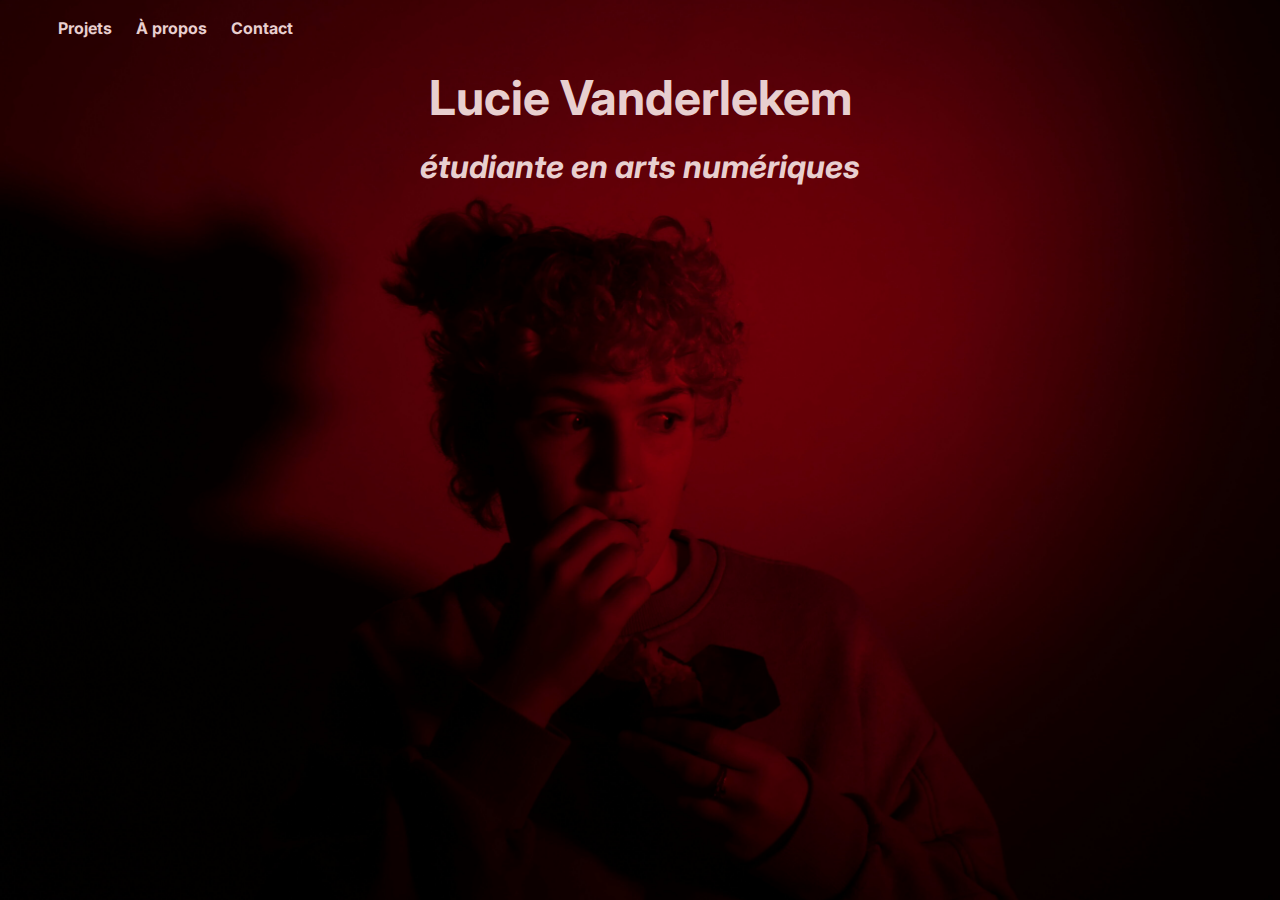
<file: index.html>
<!DOCTYPE html>
<html lang="en">
  <head>
    <meta charset="utf-8" />
    <title>LePortfolioDeLucie</title>
    <link rel="stylesheet" type="text/css" href="css/main.css" />
  </head>
  <body class="bodyaccueil">
    <div class="menu"> 
      <a class="bouton_menu" href="menu_projets.html">Projets</a>
      <a class="bouton_menu" href="menu_apropos.html">À propos</a>
      <a class="bouton_menu" href="menu_contact.html">Contact</a> 
    </div>
    <h1>Lucie Vanderlekem</h1>
    <h2>étudiante en arts numériques</h2>
  </body>
  
</html>
</file>
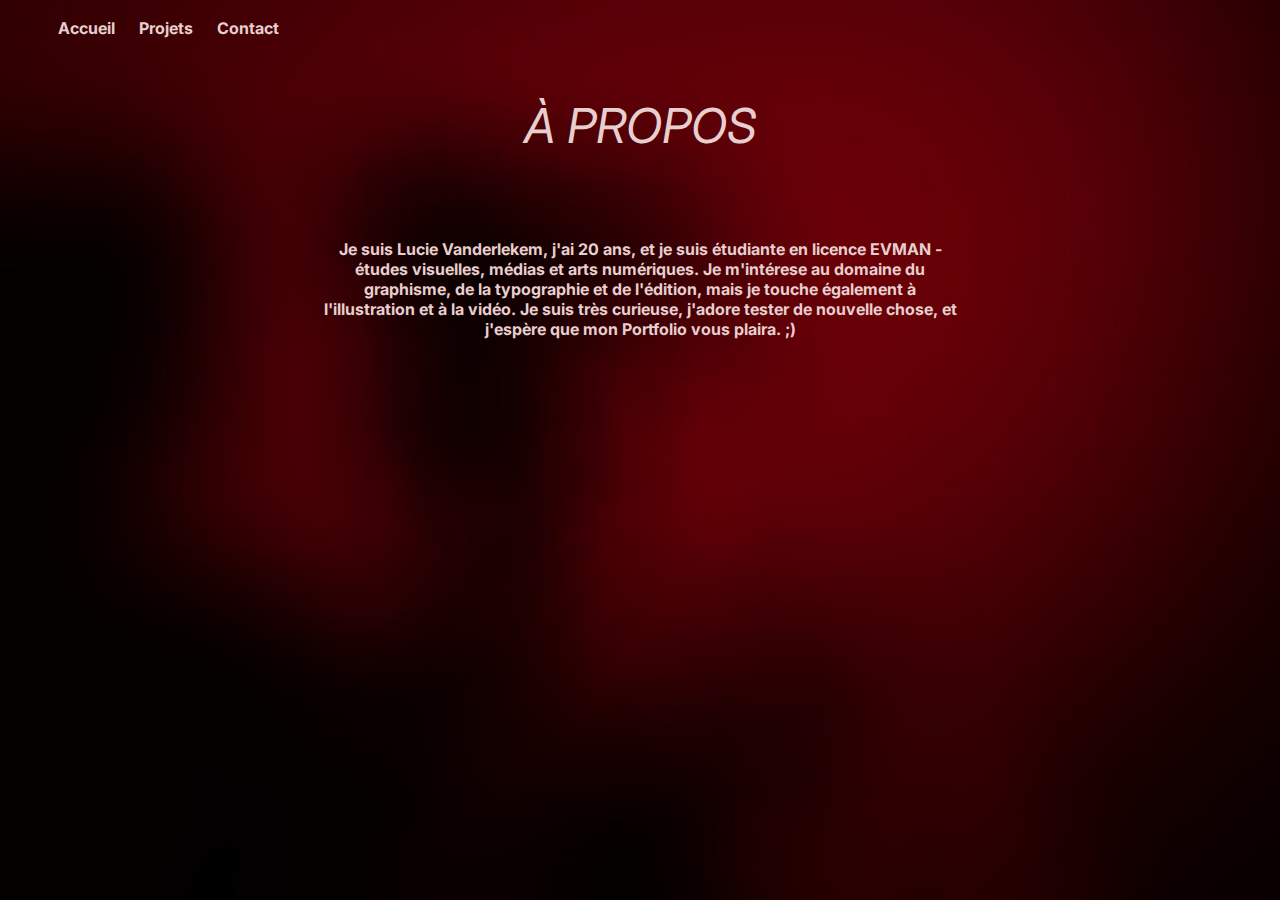
<file: menu_apropos.html>
<!DOCTYPE html>
<html lang="en">
  <head>
    <meta charset="utf-8" />
    <title>À propos-LePortfolioDeLucie</title>
    <link rel="stylesheet" type="text/css" href="css/main.css" />
  </head>
  <body class="bodymenu">
    <div class="menu"> 
      <a class="bouton_menu" href="index.html">Accueil</a>
      <a class="bouton_menu" href="menu_projets.html">Projets</a>
      <a class="bouton_menu" href="menu_contact.html">Contact</a> 
    </div>
    <p class="titrepages"> À PROPOS </p>

    <div class="descriptionprojet"> 
      <p>Je suis Lucie Vanderlekem, j'ai 20 ans, et je suis étudiante en licence EVMAN - études visuelles, médias et arts numériques. Je m'intérese au domaine du graphisme, de la typographie et de l'édition, mais je touche également à l'illustration et à la vidéo. Je suis très curieuse, j'adore tester de nouvelle chose, et j'espère que mon Portfolio vous plaira. ;)</p>
    </div>

  </body>
  
</html>
</file>
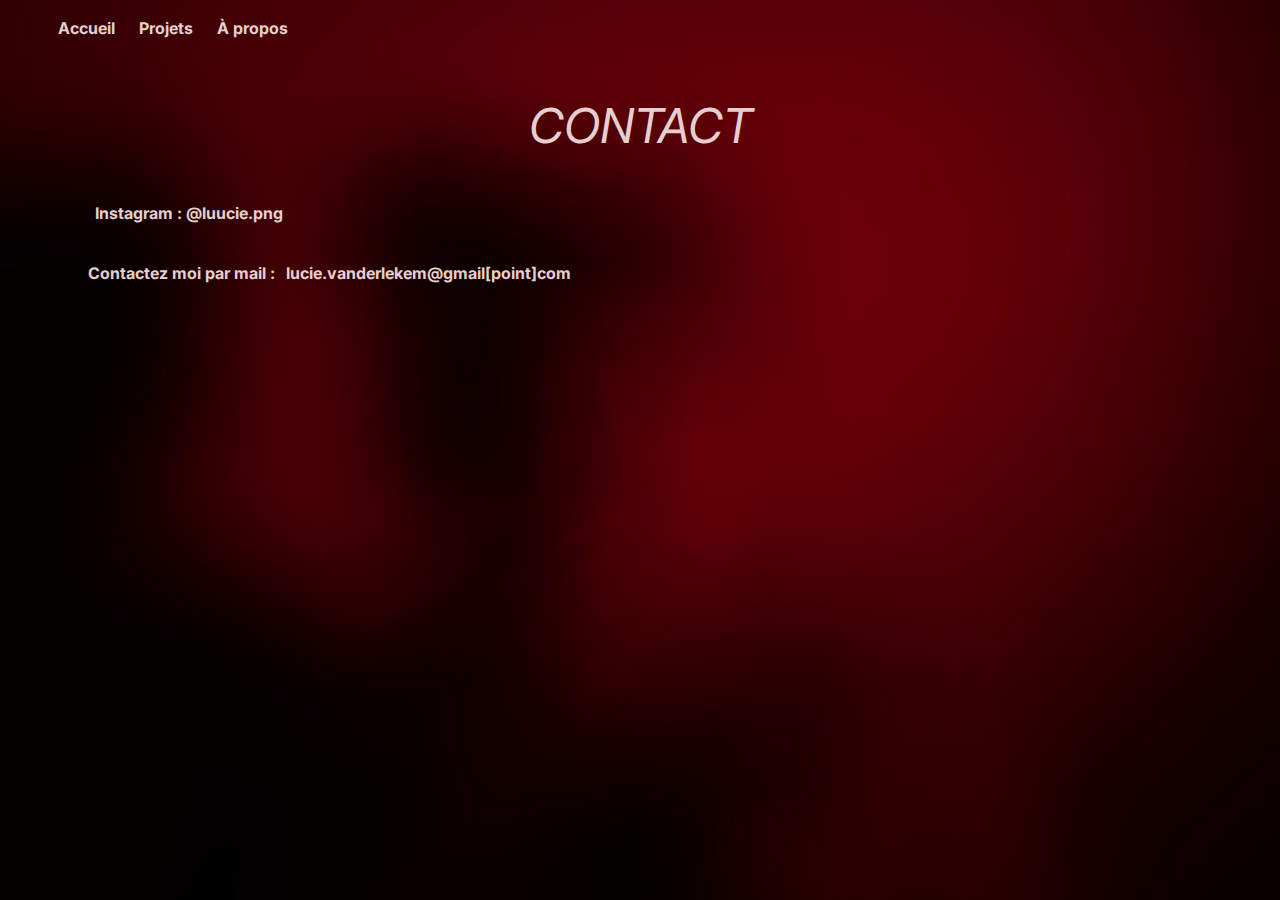
<file: menu_contact.html>
<!DOCTYPE html>
<html lang="en">
  <head>
    <meta charset="utf-8" />
    <title>Contact-LePortfolioDeLucie</title>
    <link rel="stylesheet" type="text/css" href="css/main.css" />
  </head>
  <body class="bodymenu">
    <div class="menu"> 
      <a class="bouton_menu" href="index.html">Accueil</a>
      <a class="bouton_menu" href="menu_projets.html">Projets</a>
      <a class="bouton_menu" href="menu_apropos.html">À propos</a>
    </div>
    <p class="titrepages"> CONTACT </p>
    <p class="divlien"> <a class="lien" TARGET="_blank" href="https://www.instagram.com/luucie.png/?hl=fr">Instagram : @luucie.png </a> </p>
    <p class="divlien">Contactez moi par mail : <a class="lien" href="mailto:lucie.vanderlekem@gmail.com">lucie.vanderlekem@gmail[point]com</a> </p>


  </body>
  
</html>
</file>
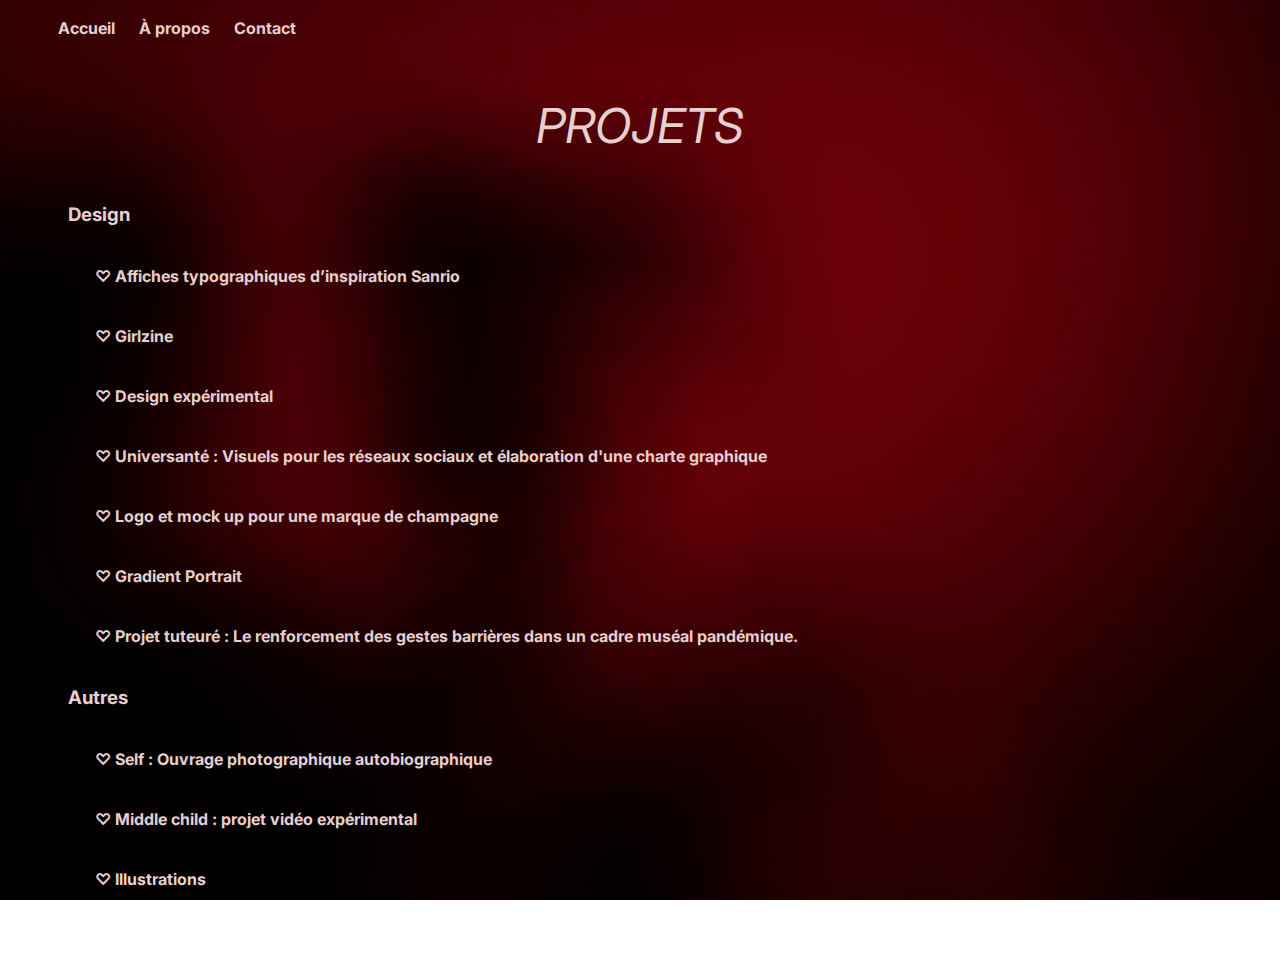
<file: menu_projets.html>
<!DOCTYPE html>
<html lang="en">
  <head>
    <meta charset="utf-8" />
    <title>Projets-LePortfolioDeLucie</title>
    <link rel="stylesheet" type="text/css" href="css/main.css" />
  </head>
  <body class="bodymenu">

    <div class="menu"> 
      <a class="bouton_menu" href="index.html">Accueil</a>
      <a class="bouton_menu" href="menu_apropos.html">À propos</a>
      <a class="bouton_menu" href="menu_contact.html">Contact</a> 
    </div>

    <p class="titrepages"> PROJETS </p>

    <div>

      <h3>Design</h3>

        <div class="divlien"><a class="lien" href="pagesprojets/typo_sanrio.html">♡ Affiches typographiques d’inspiration Sanrio</a></div>
        <div class="divlien"><a class="lien" href="pagesprojets/girlzine.html">♡ Girlzine</a></div>
        <div class="divlien"><a class="lien" href="pagesprojets/design_exp.html">♡ Design expérimental</a></div>
        <div class="divlien"><a class="lien" href="pagesprojets/universante.html">♡ Universanté : Visuels pour les réseaux sociaux et élaboration d'une charte graphique </a></div>
        <div class="divlien"><a class="lien" href="pagesprojets/champagne.html">♡ Logo et mock up pour une marque de champagne</a></div>
        <div class="divlien"><a class="lien" href="pagesprojets/portrait_gradient.html">♡ Gradient Portrait</a></div>        
        <div class="divlien"><a class="lien" href="pagesprojets/projet_tuteuré.html">♡ Projet tuteuré : Le renforcement des gestes barrières dans un cadre muséal pandémique.</a></div>

      <h3>Autres</h3>
        
        <div class="divlien"><a class="lien" href="pagesprojets/self.html">♡ Self : Ouvrage photographique autobiographique</a></div>
        
        <div class="divlien"><a class="lien" href="pagesprojets/middle_child.html">♡ Middle child : projet vidéo expérimental</a></div>

        <div class="divlien"><a class="lien" href="pagesprojets/illu.html">♡ Illustrations</a></div>

    </div>

  </body>
  
</html>
</file>
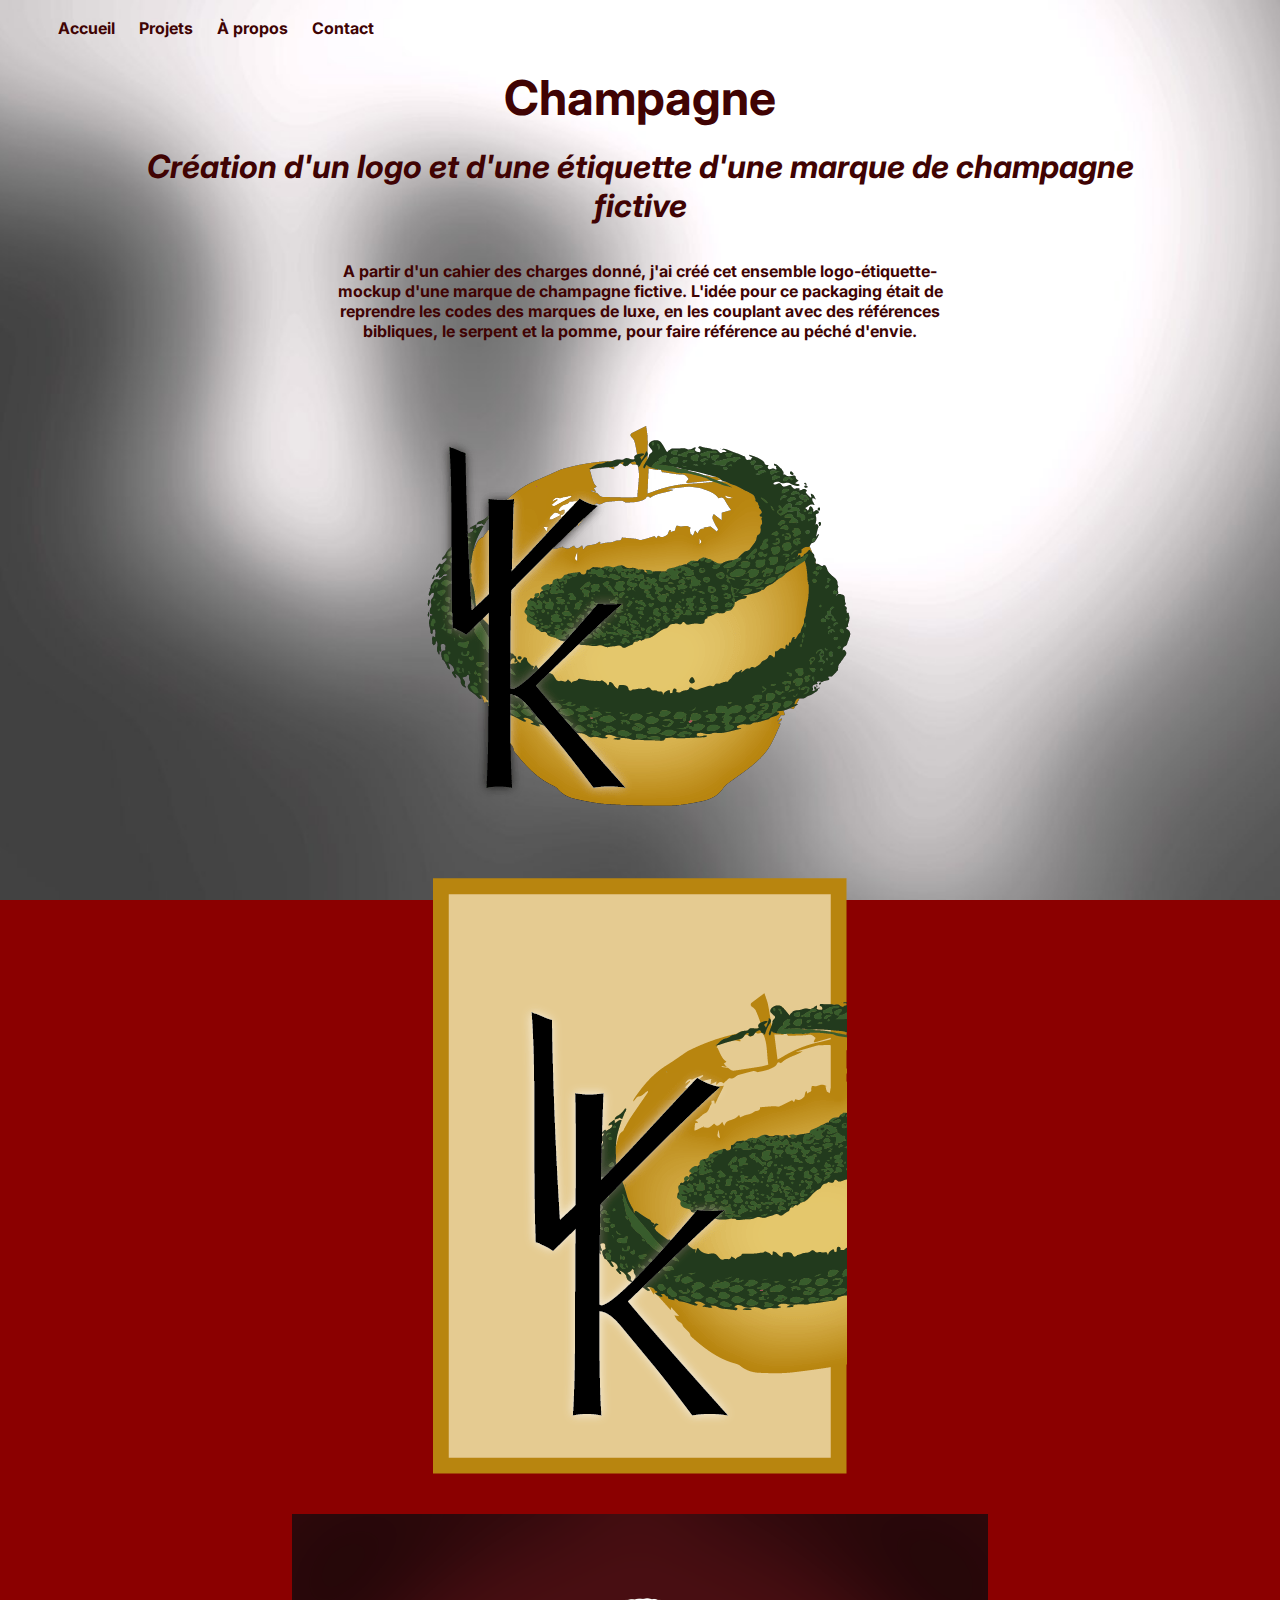
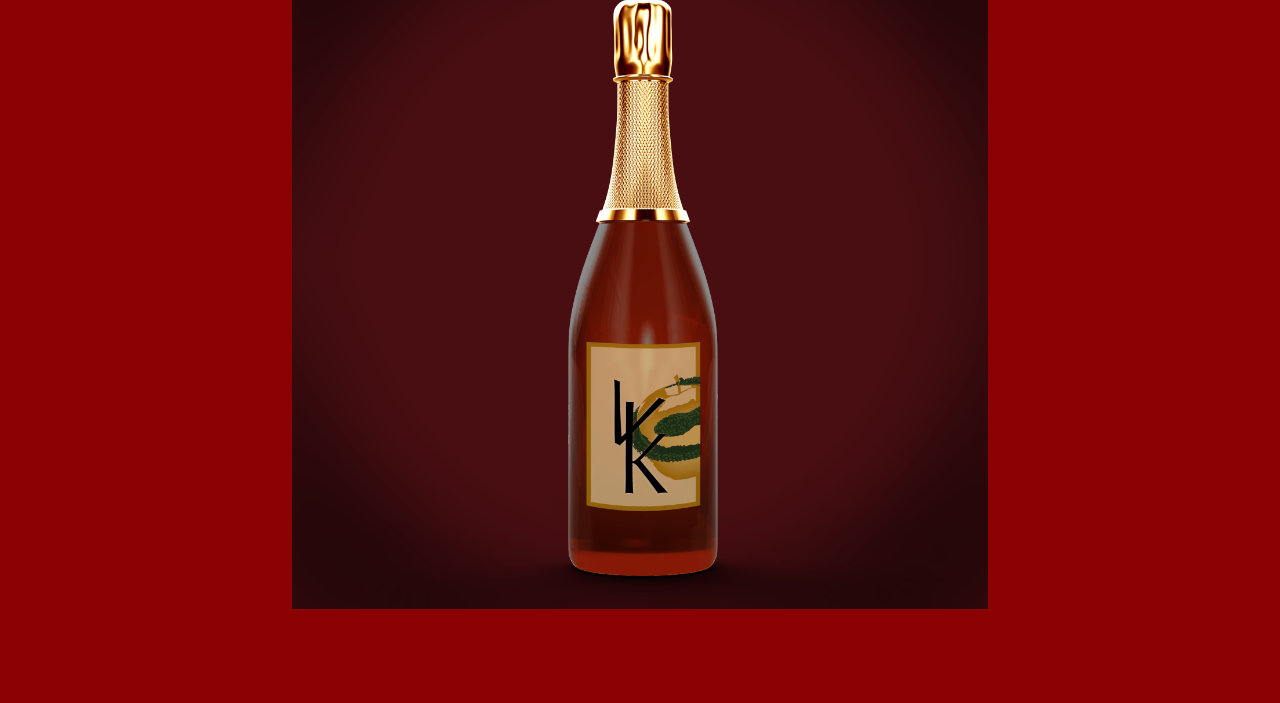
<file: pagesprojets/champagne.html>
<!DOCTYPE html>
<html lang="en">
  <head>
    <meta charset="utf-8" />
    <title>LePortfolioDeLucie</title>
    <link rel="stylesheet" type="text/css" href="../css/main.css" />
  </head>
  <body class="bodyprojet">
    <div class="menu_pagesprojets"> 
      <a class="bouton_pagesprojets" href="../index.html">Accueil</a>
      <a class="bouton_pagesprojets" href="../menu_projets.html">Projets</a>
      <a class="bouton_pagesprojets" href="../menu_apropos.html">À propos</a>
      <a class="bouton_pagesprojets" href="../menu_contact.html">Contact</a> 
    </div>
  	<h1>Champagne</h1>
    <h2>Création d'un logo et d'une étiquette d'une marque de champagne fictive</h2>
    <div class="descriptionprojet"> 
      <p> A partir d'un cahier des charges donné, j'ai créé cet ensemble logo-étiquette-mockup d'une marque de champagne fictive. L'idée pour ce packaging était de reprendre les codes des marques de luxe, en les couplant avec des références bibliques, le serpent et la pomme, pour faire référence au péché d'envie. </p>
    </div>

    <div class="galerie">

      <p> <img class="image_champagne" src="../images/champagne/logo.png"> </p>

      <p> <img class="image_champagne" src="../images/champagne/etiquette.png"> </p>

      <p> <img class="image_champagne" id="mockup" src="../images/champagne/mockup_bouteille.png"> </p>

    </div>

  </body>
  
</html>
</file>
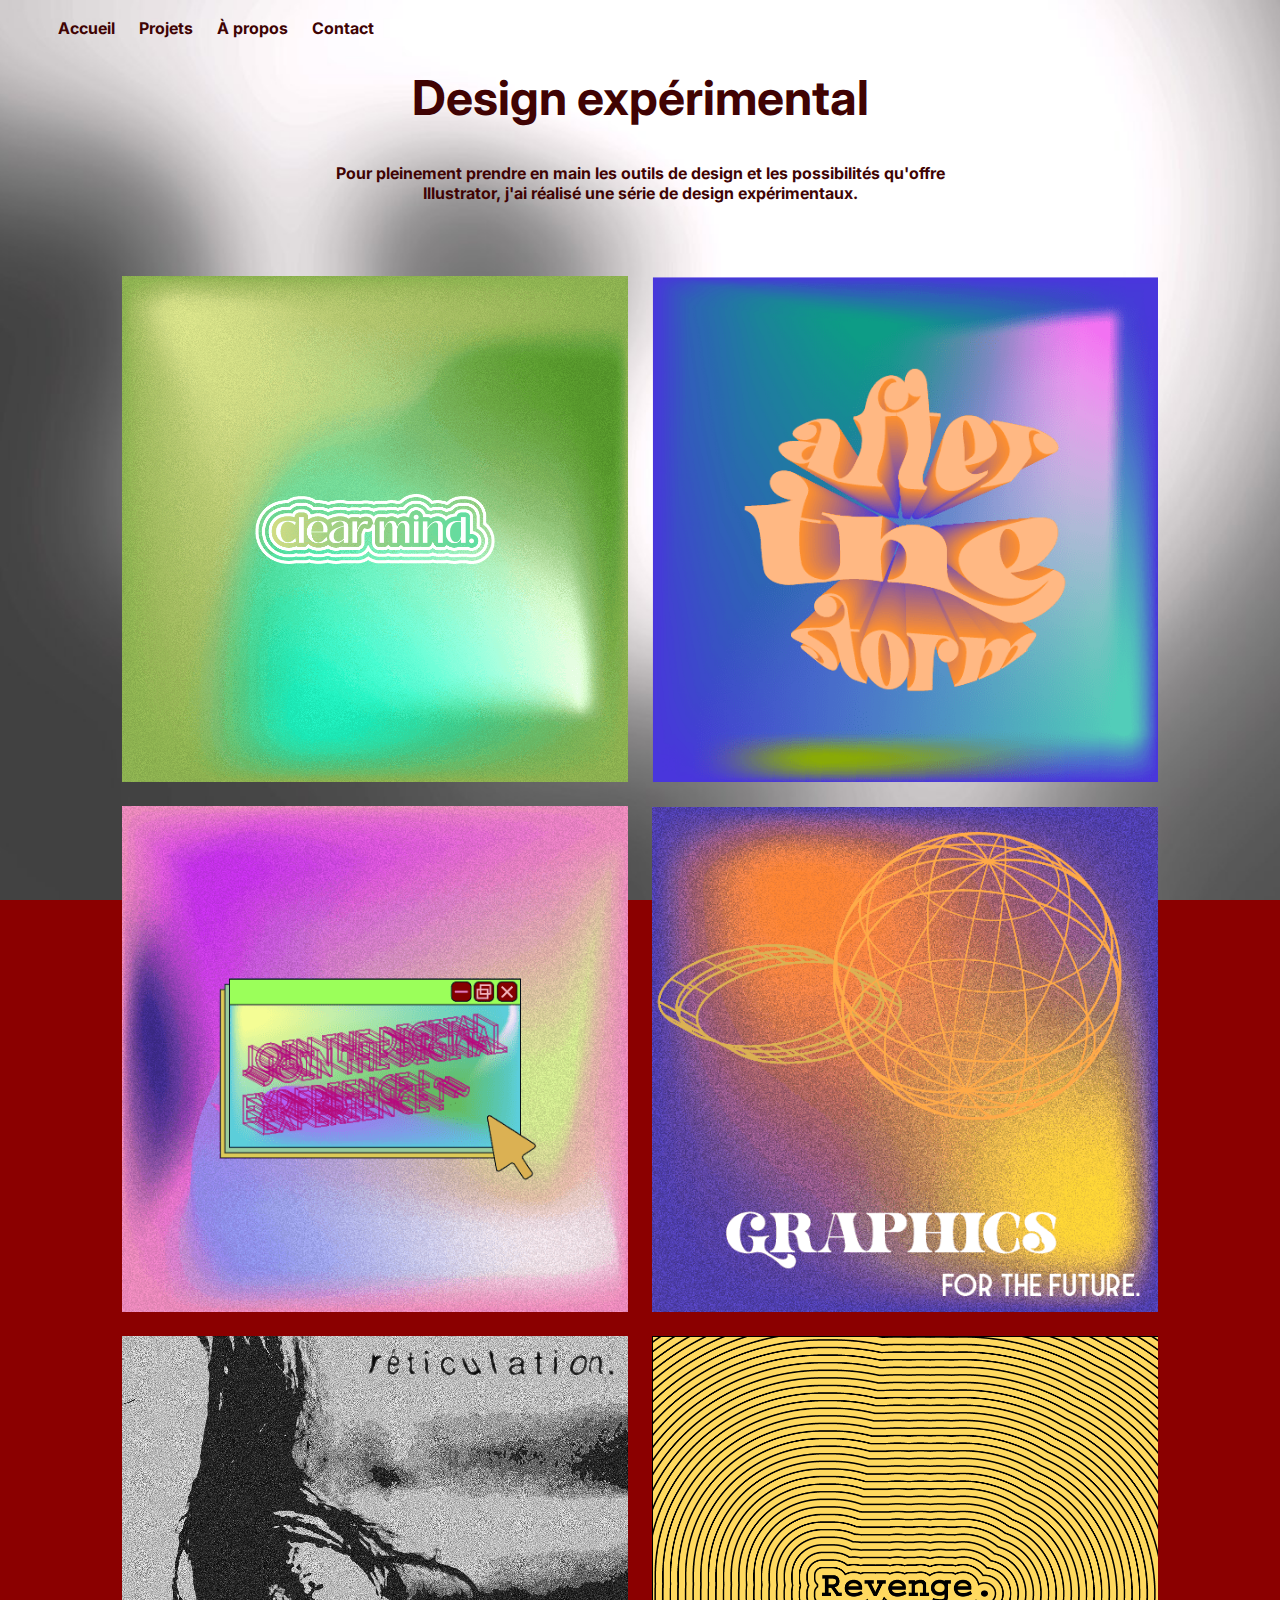
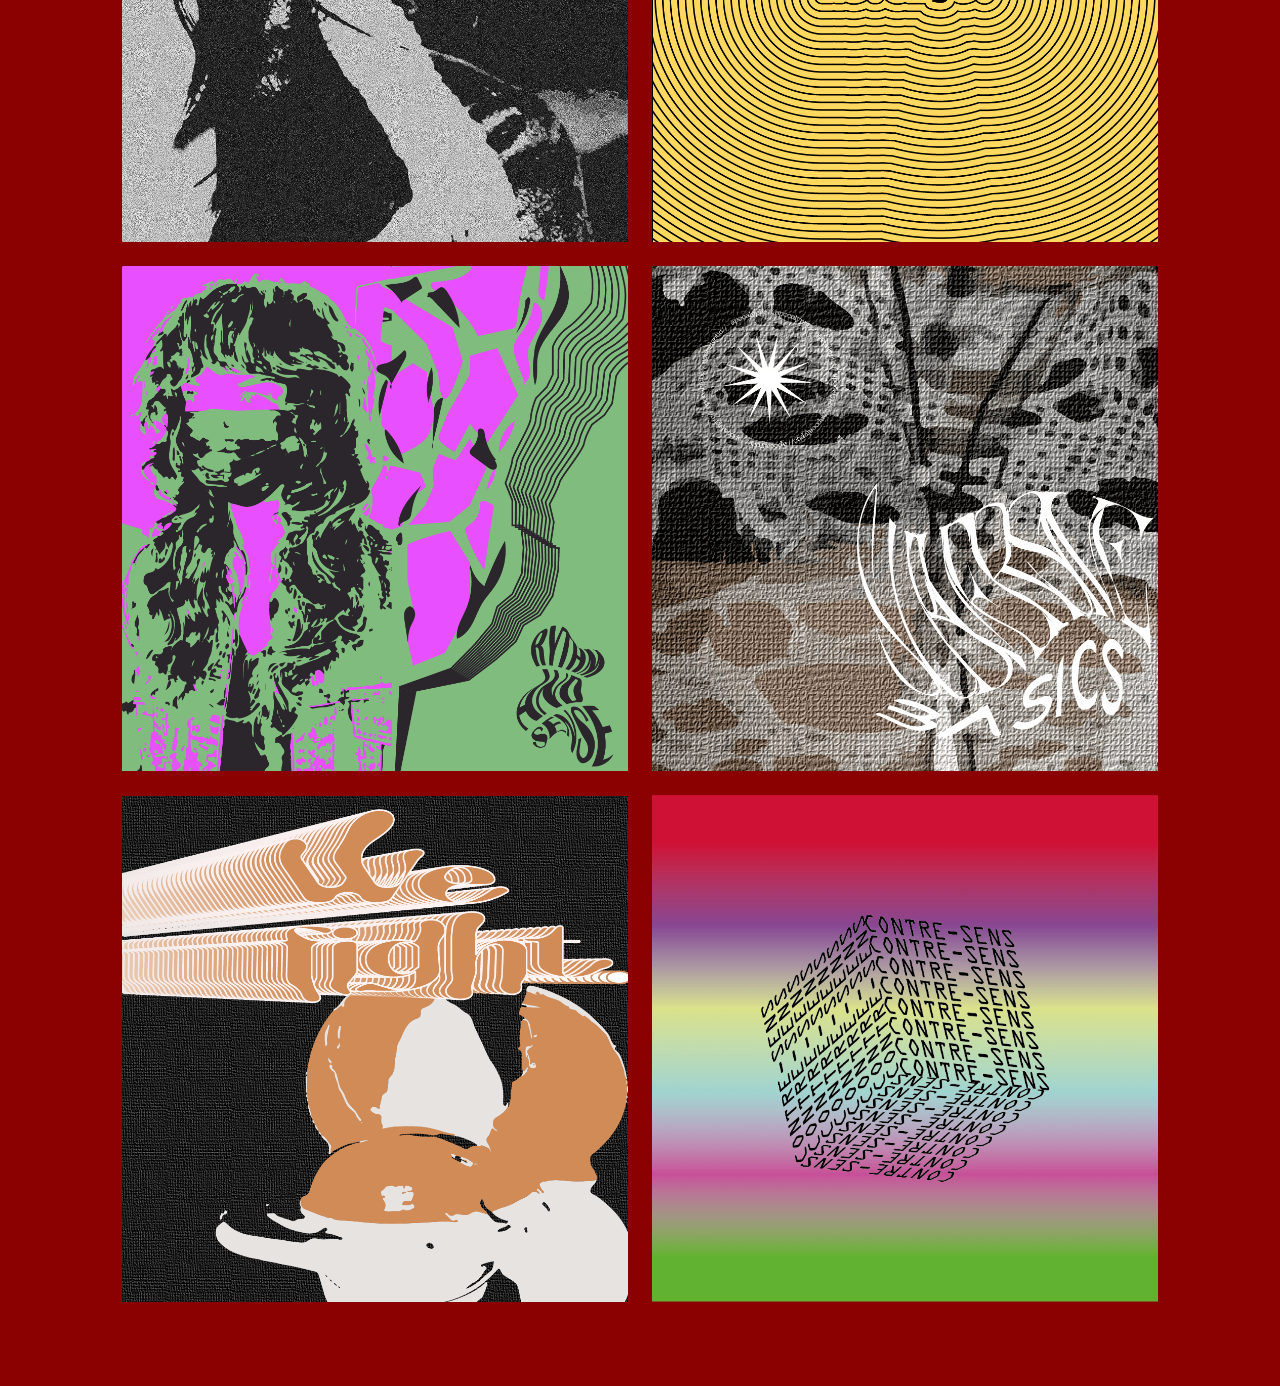
<file: pagesprojets/design_exp.html>
<!DOCTYPE html>
<html lang="en">
  <head>
    <meta charset="utf-8" />
    <title>LePortfolioDeLucie</title>
    <link rel="stylesheet" type="text/css" href="../css/main.css" />
  </head>
  <body class="bodyprojet">
    <div class="menu_pagesprojets"> 
      <a class="bouton_pagesprojets" href="../index.html">Accueil</a>
      <a class="bouton_pagesprojets" href="../menu_projets.html">Projets</a>
      <a class="bouton_pagesprojets" href="../menu_apropos.html">À propos</a>
      <a class="bouton_pagesprojets" href="../menu_contact.html">Contact</a> 
    </div>
  	<h1>Design expérimental</h1>
    
    <div class="descriptionprojet"> 
      <p>Pour pleinement prendre en main les outils de design et les possibilités qu'offre Illustrator, j'ai réalisé une série de design expérimentaux.</p>
    </div>

    <div class="galerie"> 
      
      <img class="image_design" src="../images/design_exp/clearmind.png">

      <img class="image_design" src="../images/design_exp/afterthestorm.png">

      <img class="image_design" src="../images/design_exp/digitalexperience.png">

      <img class="image_design" src="../images/design_exp/graph4future.png">

      <img class="image_design" src="../images/design_exp/reticulation.png">

      <img class="image_design" src="../images/design_exp/revenge.png">

      <img class="image_design" src="../images/design_exp/rythmsense.png">

      <img class="image_design" src="../images/design_exp/subbasics.png">

      <img class="image_design" src="../images/design_exp/wefight.png">

      <img class="image_design" src="../images/design_exp/contresens.png">
 
    </div>

  </body>
  
</html>
</file>
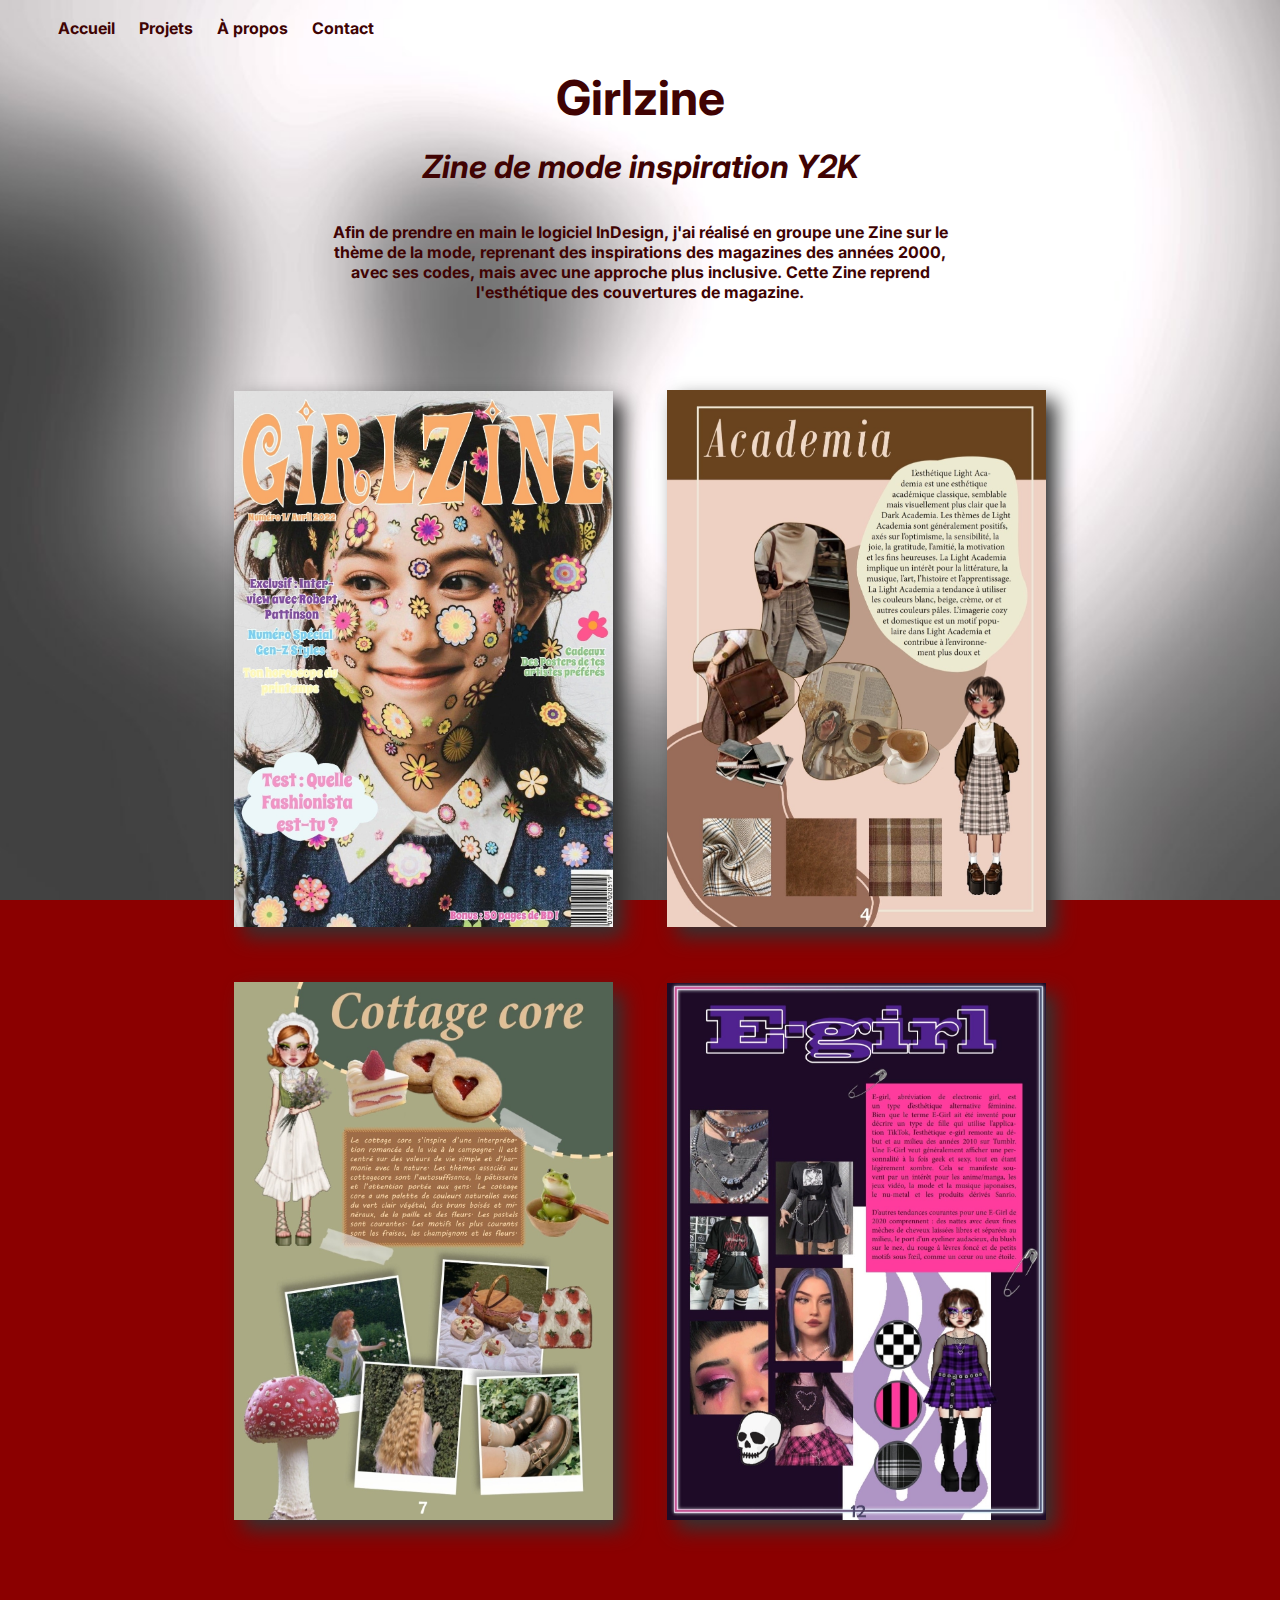
<file: pagesprojets/girlzine.html>
<!DOCTYPE html>
<html lang="en">
  <head>
    <meta charset="utf-8" />
    <title>LePortfolioDeLucie</title>
    <link rel="stylesheet" type="text/css" href="../css/main.css" />
  </head>
  <body class="bodyprojet">
    <div class="menu_pagesprojets"> 
      <a class="bouton_pagesprojets" href="../index.html">Accueil</a>
      <a class="bouton_pagesprojets" href="../menu_projets.html">Projets</a>
      <a class="bouton_pagesprojets" href="../menu_apropos.html">À propos</a>
      <a class="bouton_pagesprojets" href="../menu_contact.html">Contact</a> 
    </div>
    <h1>Girlzine</h1>
    <h2>Zine de mode inspiration Y2K</h2>
    <div class="descriptionprojet"> 
      <p>Afin de prendre en main le logiciel InDesign, j'ai réalisé en groupe une Zine sur le thème de la mode, reprenant des inspirations des magazines des années 2000, avec ses codes, mais avec une approche plus inclusive. Cette Zine reprend l'esthétique des couvertures de magazine.</p>
    </div>
   
    <div class="galerie">
  
      <img class="image_girlzine" src="../images/girlzine/couverture_girlzine.jpg" alt="Couverture de Girlzine">
      <img class="image_girlzine" src="../images/girlzine/academia_girlzine.jpg" alt="Page présentant le style académia">
      <img class="image_girlzine" src="../images/girlzine/cottagecore_girlzine.jpg" alt="Page présentant le style cottage core">
      <img class="image_girlzine" src="../images/girlzine/egirl_girlzine.jpg" alt="Page présentant le style e-girl">
  
    </div>
  </body>
  
</html>
</file>
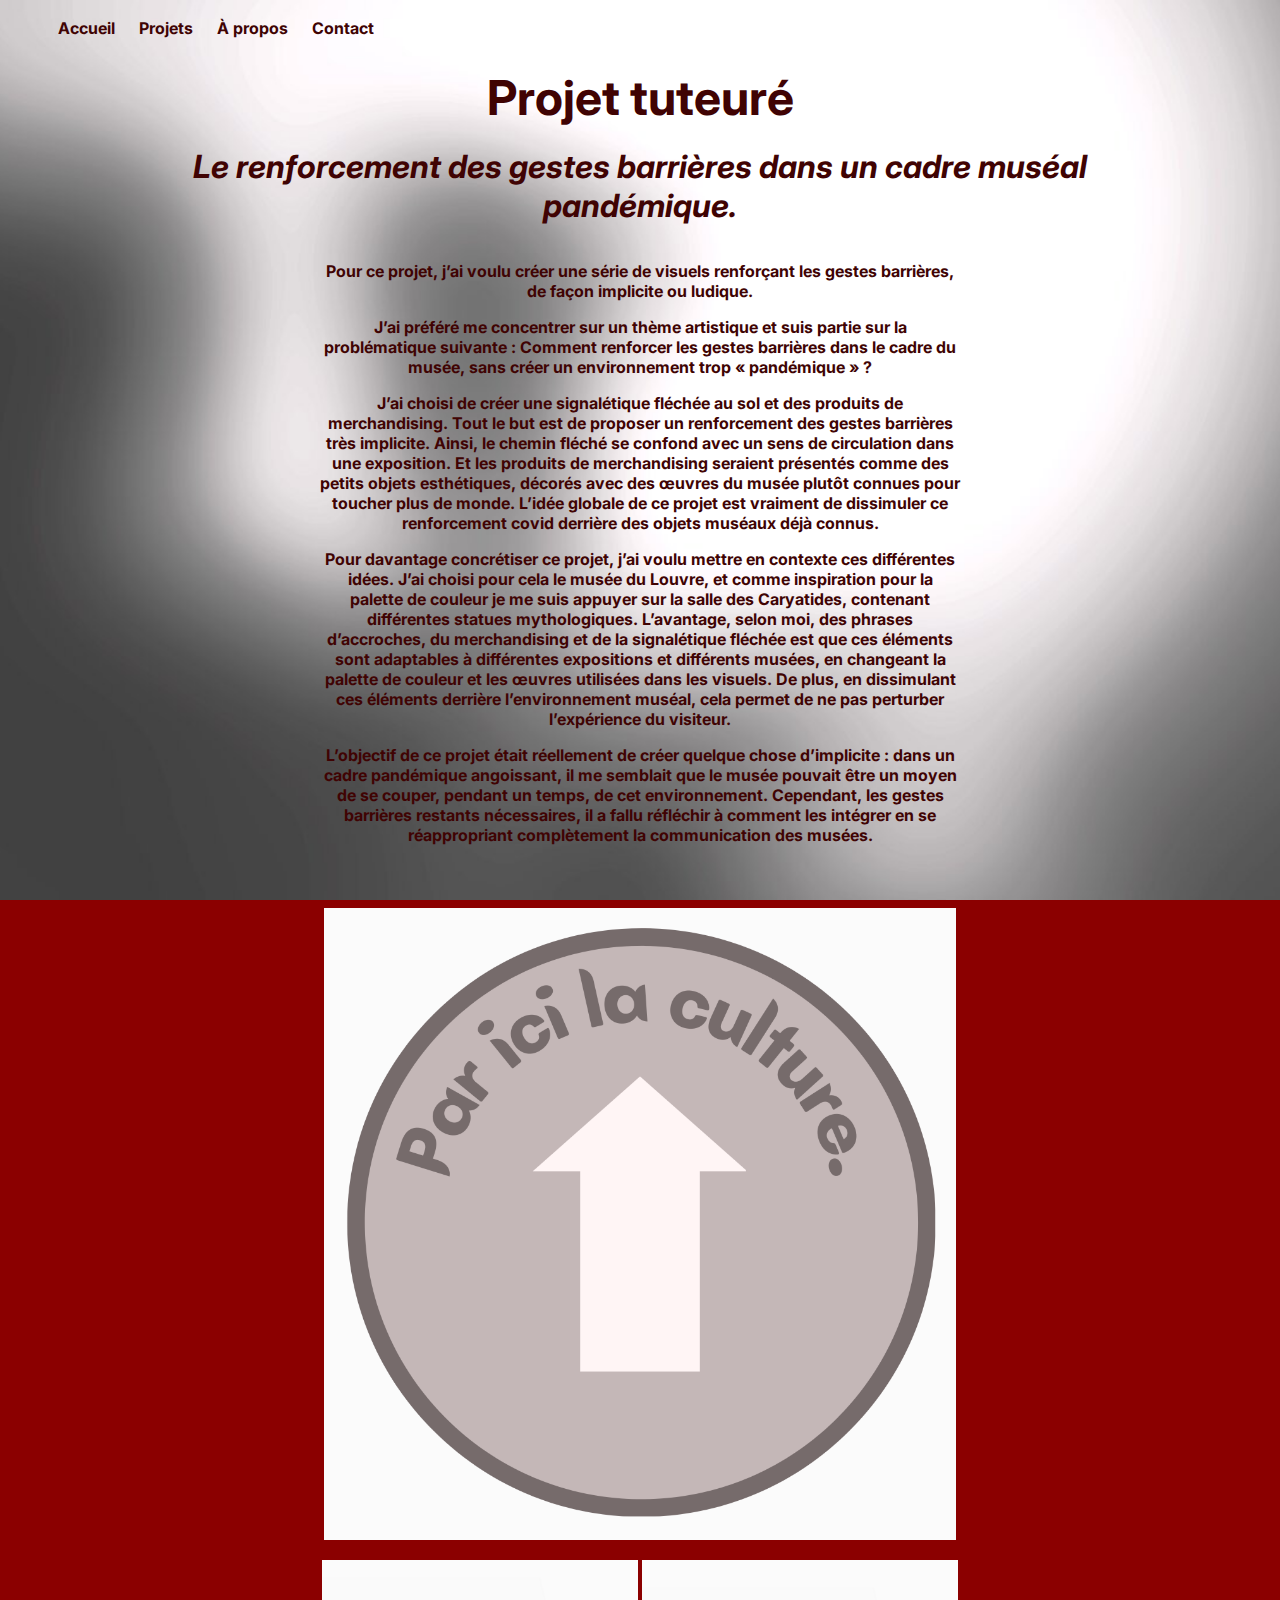
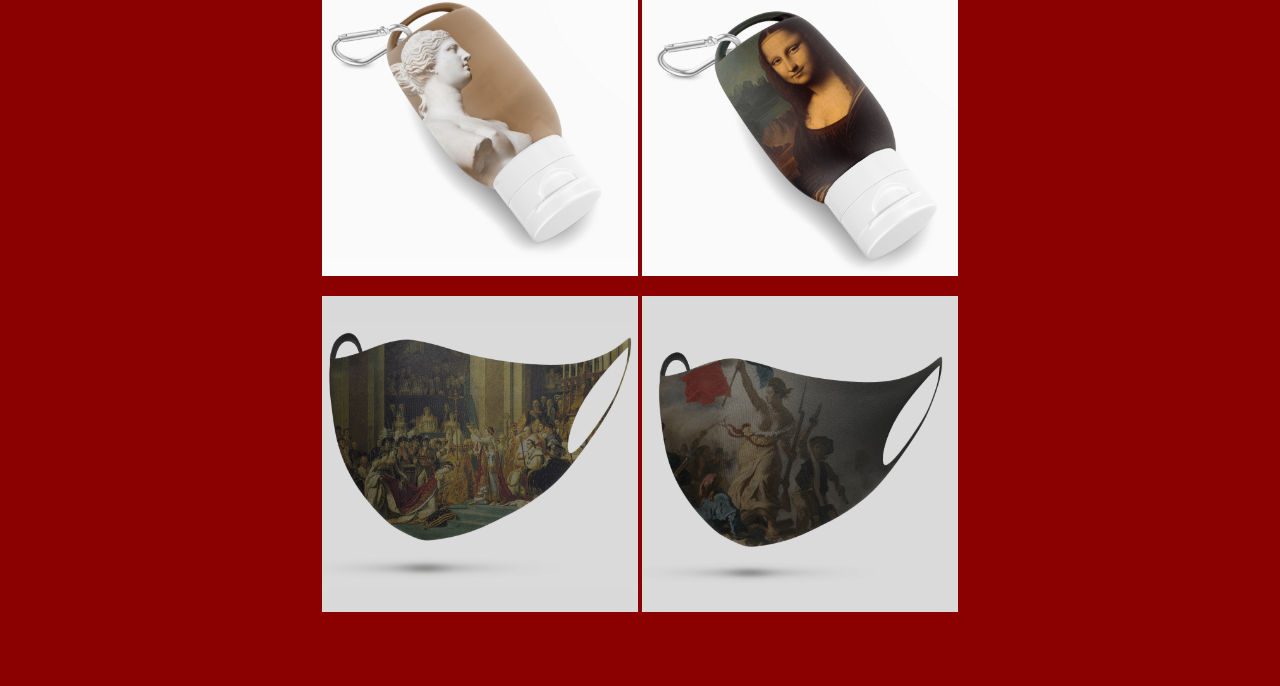
<file: pagesprojets/projet_tuteuré.html>
<!DOCTYPE html>
<html lang="en">
  <head>
    <meta charset="utf-8" />
    <title>LePortfolioDeLucie</title>
    <link rel="stylesheet" type="text/css" href="../css/main.css" />
  </head>
  <body class="bodyprojet">
    <div class="menu_pagesprojets"> 
      <a class="bouton_pagesprojets" href="../index.html">Accueil</a>
      <a class="bouton_pagesprojets" href="../menu_projets.html">Projets</a>
      <a class="bouton_pagesprojets" href="../menu_apropos.html">À propos</a>
      <a class="bouton_pagesprojets" href="../menu_contact.html">Contact</a> 
    </div>
  	<h1>Projet tuteuré</h1>
    <h2>Le renforcement des gestes barrières dans un cadre muséal pandémique.</h2>
    <div class="descriptionprojet"> 
      <p> Pour ce projet, j’ai voulu créer une série de visuels renforçant les gestes barrières, de façon implicite ou ludique.</p>

      <p>J’ai préféré me concentrer sur un thème artistique et suis partie sur la problématique suivante : Comment renforcer les gestes barrières dans le cadre du musée, sans créer un environnement trop « pandémique » ? </p>
      
      <p>J’ai choisi de créer une signalétique fléchée au sol et des produits de merchandising. Tout le but est de proposer un renforcement des gestes barrières très implicite. Ainsi, le chemin fléché se confond avec un sens de circulation dans une exposition. Et les produits de merchandising seraient présentés comme des petits objets esthétiques, décorés avec des œuvres du musée plutôt connues pour toucher plus de monde. L’idée globale de ce projet est vraiment de dissimuler ce renforcement covid derrière des objets muséaux déjà connus.</p>

      <p>Pour davantage concrétiser ce projet, j’ai voulu mettre en contexte ces différentes idées. J’ai choisi pour cela le musée du Louvre, et comme inspiration pour la palette de couleur je me suis appuyer sur la salle des Caryatides, contenant différentes statues mythologiques. L’avantage, selon moi, des phrases d’accroches, du merchandising et de la signalétique fléchée est que ces éléments sont adaptables à différentes expositions et différents musées, en changeant la palette de couleur et les œuvres utilisées dans les visuels. De plus, en dissimulant ces éléments derrière l’environnement muséal, cela permet de ne pas perturber l’expérience du visiteur.</p>

      <p>L’objectif de ce projet était réellement de créer quelque chose d’implicite : dans un cadre pandémique angoissant, il me semblait que le musée pouvait être un moyen de se couper, pendant un temps, de cet environnement. Cependant, les gestes barrières restants nécessaires, il a fallu réfléchir à comment les intégrer en se réappropriant complètement la communication des musées.</p>

    </div>

    <div class="galerie"> 
      
      <p><img class="fleche_tuteure" src="../images/projet_tuteure/fleche.png"> </p>
      
      <p><img class="image_tuteure" src="../images/projet_tuteure/gel1.png">
      
      <img class="image_tuteure" src="../images/projet_tuteure/gel2.png"> </p>
      
      <p><img class="image_tuteure" src="../images/projet_tuteure/masque1.png">
      
      <img class="image_tuteure" src="../images/projet_tuteure/masque2.png"> </p>

    </div>

  </body>
  
</html>
</file>
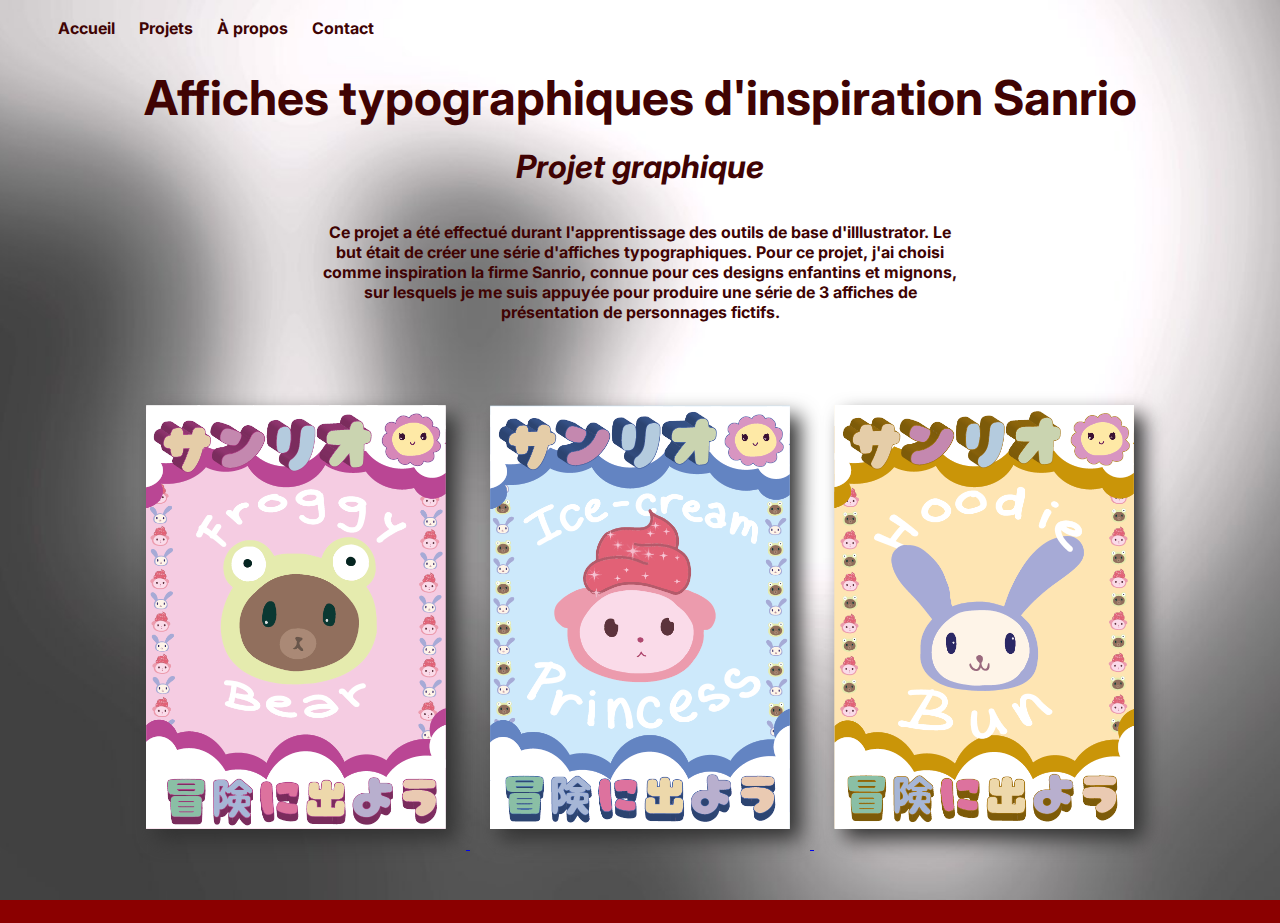
<file: pagesprojets/typo_sanrio.html>
<!DOCTYPE html>
<html lang="en">
  <head>
    <meta charset="utf-8" />
    <title>LePortfolioDeLucie</title>
    <link rel="stylesheet" type="text/css" href="../css/main.css" />
  </head>
  <body class="bodyprojet">
    <div class="menu_pagesprojets"> 
      <a class="bouton_pagesprojets" href="../index.html">Accueil</a>
      <a class="bouton_pagesprojets" href="../menu_projets.html">Projets</a>
      <a class="bouton_pagesprojets" href="../menu_apropos.html">À propos</a>
      <a class="bouton_pagesprojets" href="../menu_contact.html">Contact</a> 
    </div>
  	<h1>Affiches typographiques d'inspiration Sanrio</h1>
    <h2>Projet graphique</h2>
    <div class="descriptionprojet"> 
      <p>Ce projet a été effectué durant l'apprentissage des outils de base d'illlustrator. Le but était de créer une série d'affiches typographiques. Pour ce projet, j'ai choisi comme inspiration la firme Sanrio, connue pour ces designs enfantins et mignons, sur lesquels je me suis appuyée pour produire une série de 3 affiches de présentation de personnages fictifs.</p>
    </div>
   
    <div class="galerie">
  
      <a TARGET="_blank" href="../images/typo_sanrio/froggy_bear.png">
        <img class="image_sanrio" src="../images/typo_sanrio/froggy_bear.png" alt="Affiches présentant le personnage froggy bear">
      </a>
      
      <a TARGET="_blank" href="../images/typo_sanrio/icecream_princess.png">
        <img class="image_sanrio" src="../images/typo_sanrio/icecream_princess.png" alt="Affiches présentant le personnage icecream princess">
      </a>
      
      <a TARGET="_blank" href="../images/typo_sanrio/hoodie_bun.png">
        <img class="image_sanrio" src="../images/typo_sanrio/hoodie_bun.png" alt="Affiches présentant le personnage froggy bear">
      </a>
  
    </div>
  </body>
  
</html>
</file>
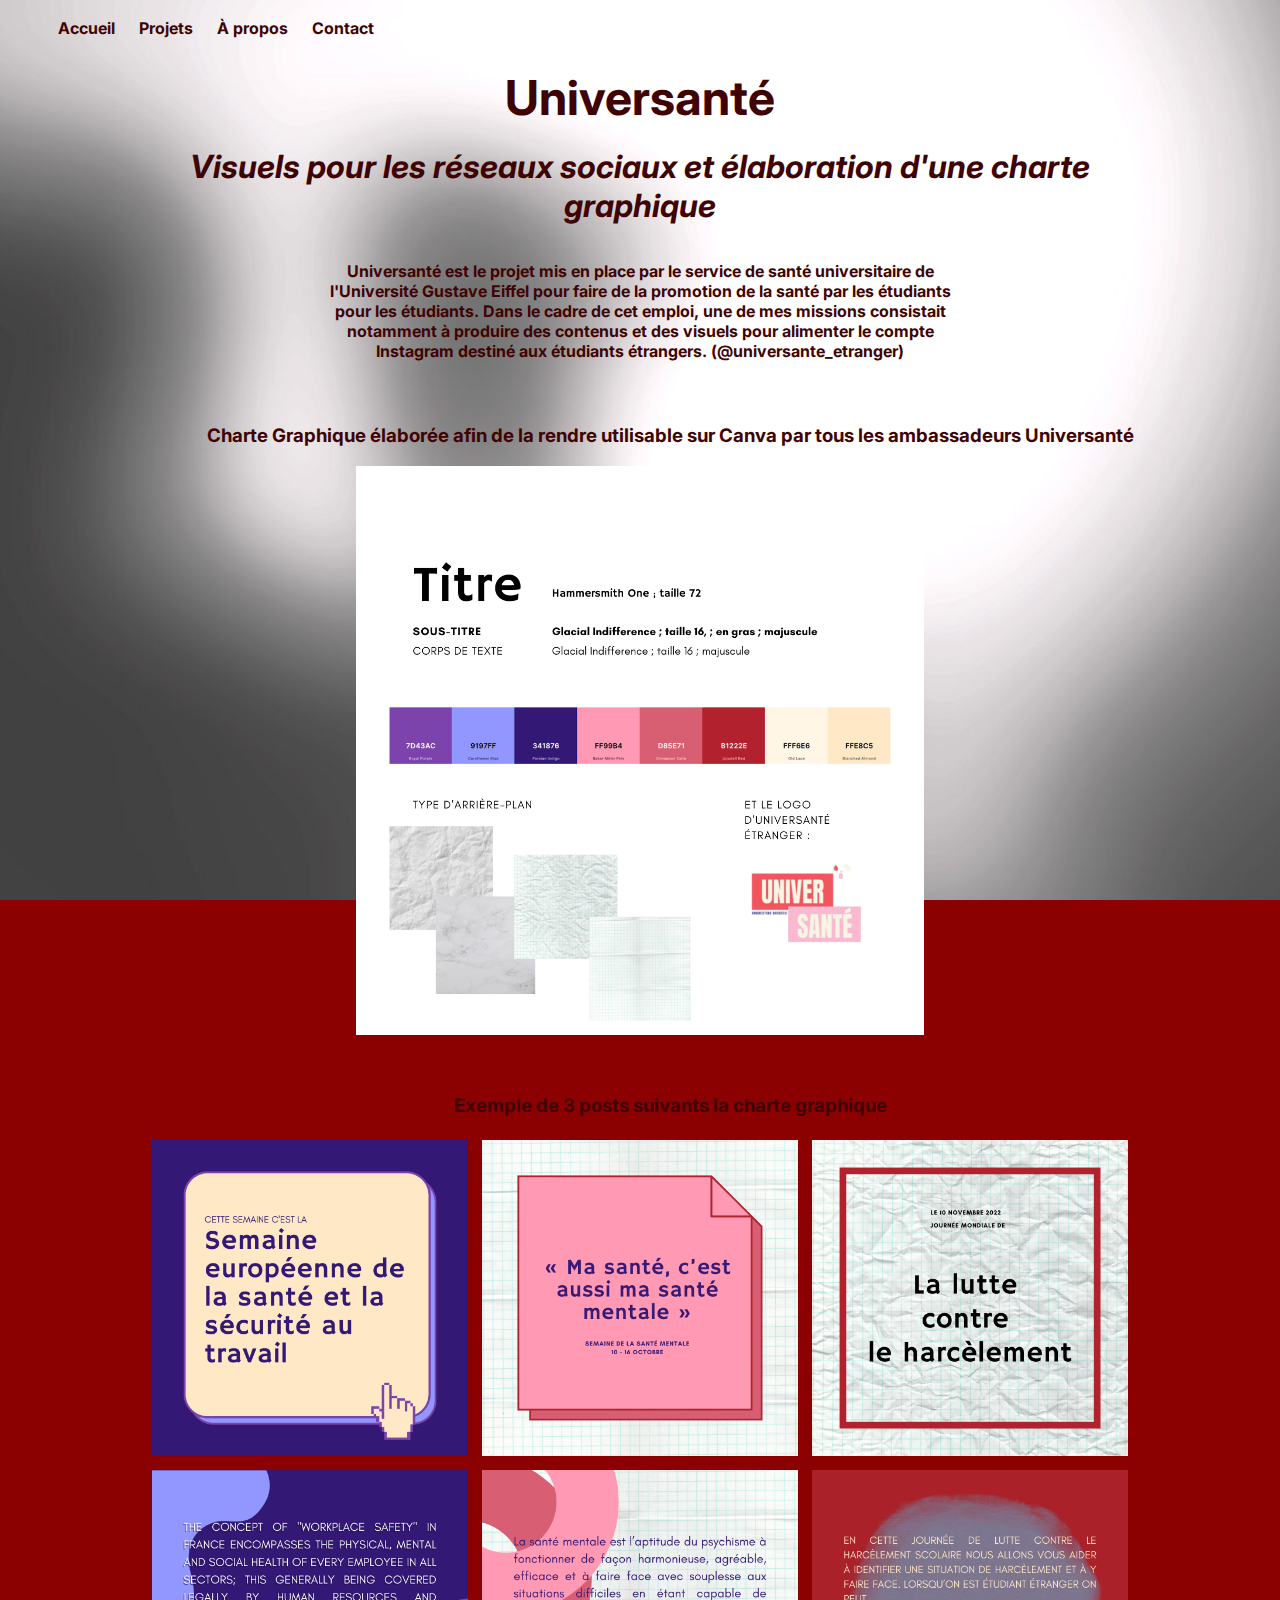
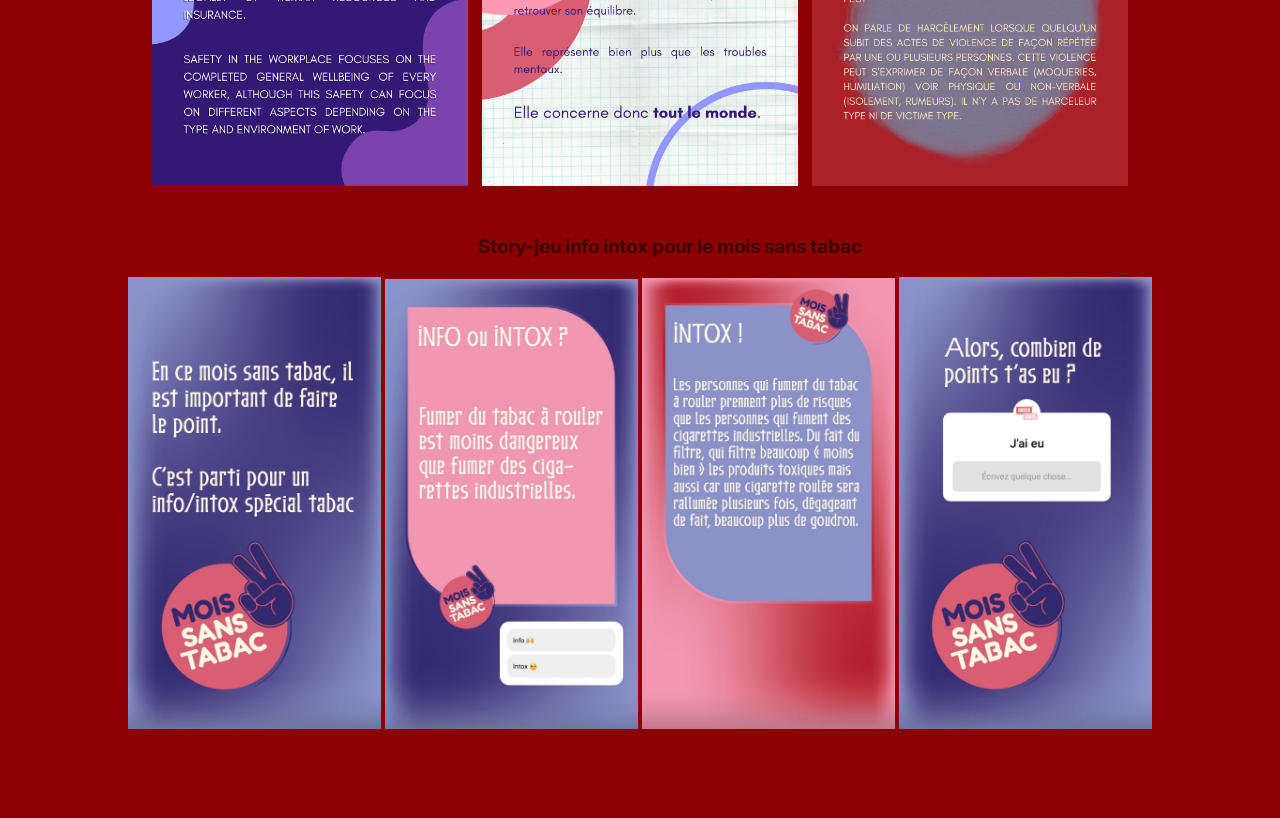
<file: pagesprojets/universante.html>
<!DOCTYPE html>
<html lang="en">
  <head>
    <meta charset="utf-8" />
    <title>LePortfolioDeLucie</title>
    <link rel="stylesheet" type="text/css" href="../css/main.css" />
  </head>
  <body class="bodyprojet">
    <div class="menu_pagesprojets"> 
      <a class="bouton_pagesprojets" href="../index.html">Accueil</a>
      <a class="bouton_pagesprojets" href="../menu_projets.html">Projets</a>
      <a class="bouton_pagesprojets" href="../menu_apropos.html">À propos</a>
      <a class="bouton_pagesprojets" href="../menu_contact.html">Contact</a> 
    </div>
  	<h1>Universanté</h1>
    <h2>Visuels pour les réseaux sociaux et élaboration d'une charte graphique </a></div></h2>
    <div class="descriptionprojet"> 
      <p>Universanté est le projet mis en place par le service de santé universitaire de l'Université Gustave Eiffel pour faire de la promotion de la santé par les étudiants pour les étudiants. Dans le cadre de cet emploi, une de mes missions consistait notamment à produire des contenus et des visuels pour alimenter le compte Instagram destiné aux étudiants étrangers. (@universante_etranger) </p>
      
  </div>

    <div class="galerie"> 

      <h3> Charte Graphique élaborée afin de la rendre utilisable sur Canva par tous les ambassadeurs Universanté </h2>
      
      <img class="image_universante" id="charte" src="../images/universante/chartegraphique.png">

      <h3> Exemple de 3 posts suivants la charte graphique </h2>
      
      <p>
        <img class="image_universante" id="post" src="../images/universante/eu1.png">
        <img class="image_universante" id="post" src="../images/universante/mentale1.png">
        <img class="image_universante" id="post" src="../images/universante/lutte1.png">
        <img class="image_universante" id="post" src="../images/universante/eu2.png">
        <img class="image_universante" id="post" src="../images/universante/mentale2.png">
        <img class="image_universante" id="post" src="../images/universante/lutte2.png">
      
      </p>

      <h3> Story-jeu info intox pour le mois sans tabac </h2>

      <p>
        <img class="image_universante" id="story" src="../images/universante/story_intro.jpg">
        <img class="image_universante" id="story" src="../images/universante/infointox.jpg">
        <img class="image_universante" id="story" src="../images/universante/intox.jpg">
        <img class="image_universante" id="story" src="../images/universante/storyfin.jpg">
      </p>



    </div>

  </body>
  
</html>
</file>
<file: css/main.css>
@import url('https://fonts.googleapis.com/css2?family=Inter:wght@100&display=swap');

.bodyaccueil{
  background-color: darkred;
  background-image: url(../images/moi_muffin.jpg);
  background-size: cover;
  background-repeat: no-repeat;
  background-position: center center;
  background-attachment: fixed;
  font-family: 'Inter', sans-serif;
  /*background:#400303;*/
  color: #E8CFCF;
}
.bodymenu{
  font-family: 'Inter', sans-serif;
  background-image:  url(../images/moi_muffin_flou.jpg);
  background-size: cover;
  background-repeat: no-repeat;
  background-position: center center;
  background-attachment: fixed;
  color: #E8CFCF;
}

.bodyprojet{
  background-color:darkred;
  font-family: 'Inter', sans-serif;
  background-image:  url(../images/moi_muffin_gris.jpg);
  background-size: cover;
  background-repeat: no-repeat;
  background-position: center center;
  background-attachment: fixed;
  color: #400303;
}

h1{
  text-align: center;
  padding-left: 10%;
  padding-right: 10%;
  padding-top: 20px;
  max-width: 60em;
  margin: auto;    
  justify-content: center;
  font-size: 3em;
  font-weight: bold;

}

h2{
  text-align: center;
  padding-left: 10%;
  padding-right: 10%;
  padding-top: 20px;
  max-width: 40em;
  margin: auto;    
  justify-content: center;
  font-size: 2em;
  font-weight: bold;
  font-style: italic;
}

h3{
  margin-left: 60px;
  margin-top: 40px;
}

body{
  margin-bottom: 70px;
}

.bouton_menu{
  padding-left: 20px;
  text-decoration: none;
  width: 80px;
  font-weight: bold;
  color: #E8CFCF
}

.menu{
  /*background-color: #E8CFCF;*/
  padding-top: 10px;
  padding-right: 30px;
  padding-left: 30px;
  padding-bottom: 10px;
  width: 380px;
}

.lien{
  position: relative;
  background-color: transparent;
  font-weight: bold;
  padding: 7px;
  text-decoration: none;
  color: #E8CFCF
}

.divlien{
  margin-top: 40px;
  margin-left: 80px;
  margin-right: 50px;
  text-decoration: none;
  color: #E8CFCF;
  font-weight: bold;
}

.titrepages{
  text-align: center;
  font-size: 3em;
  font-style: italic;
}

/*.titreprojet{
  width: 100%;
  text-align: center;
  margin-top: 60px;
  font-size: 3em;
  font-weight: bold;
}

.soustitreprojet{
  width: 100%;
  text-align: center;
  margin-top: 10px;
  font-size: 2em;
  font-weight: bold;
}*/

.descriptionprojet{
  text-align: center;
  padding-left: 20%;
  padding-right: 20%;
  padding-top: 20px;
  max-width: 40em;
  margin: auto;    
  justify-content: center;
  font-size: 1em;
  font-weight: bold;
}

.bouton_pagesprojets{
  color: #400303;
  padding-left: 20px;
  text-decoration: none;
  width: 80px;
  font-weight: bold;
}

.menu_pagesprojets{
  padding-top: 10px;
  padding-right: 30px;
  padding-left: 30px;
  padding-bottom: 10px;
  width: 380px;
}

.video_player{
  margin-top: 5%;
  text-align: center;
}
.video{
  width: 80%;
  height: auto;
  justify-content: center;
}

.galerie{
  margin-top: 5%;
  text-align: center;
  width: 100%;
  font-size: 1em;
  font-weight: bold;
}

.image_sanrio{
  width: 300px;
  margin: 20px;
  height: auto;
  filter: drop-shadow(10px 10px 10px #323232);
}

.image_girlzine{
  width: 30%;
  margin: 2%;
  height: auto;
  filter: drop-shadow(10px 10px 10px #323232);
}

.image_design{
  width: 40%;
  margin: 10px;
}

#charte{
  width: 45%;
  margin-bottom: 15px;
  padding: 20 px;
}

#post{
  width: 25%;
  margin: 5px;
}

#story{
  width: 20%;
  margin-bottom: 15px;
}

.image_portrait{

  width: 35%;}

#mockup{
  width: 55%;
  margin: 20px;
}

.fleche_tuteure{
  width: 50%;
}

.image_tuteure{
  width: 25%;
}

.mockup_self{
  width: 50%;
}

.self_pdf{
  width: 50%;
  height: 500px;
}

.image_illu{
  width: 45%;
  height: auto;
}
</file>
